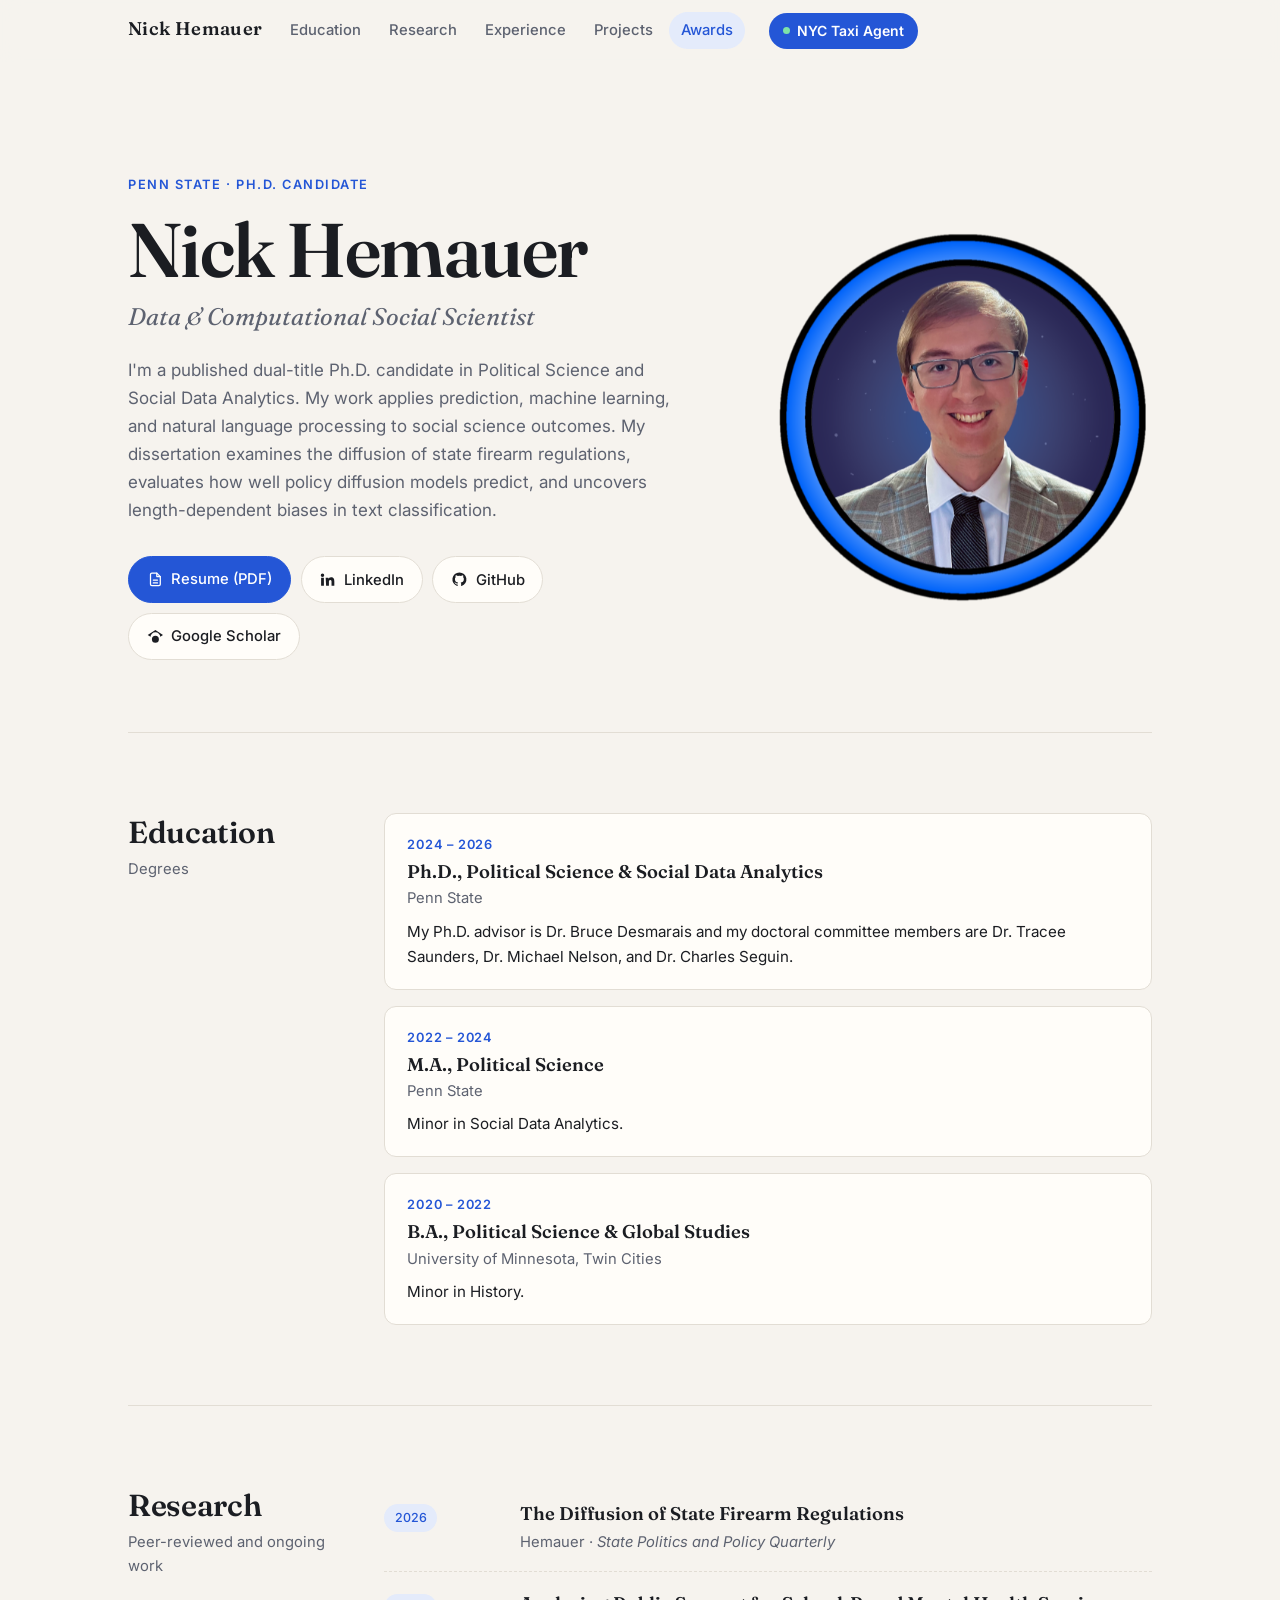
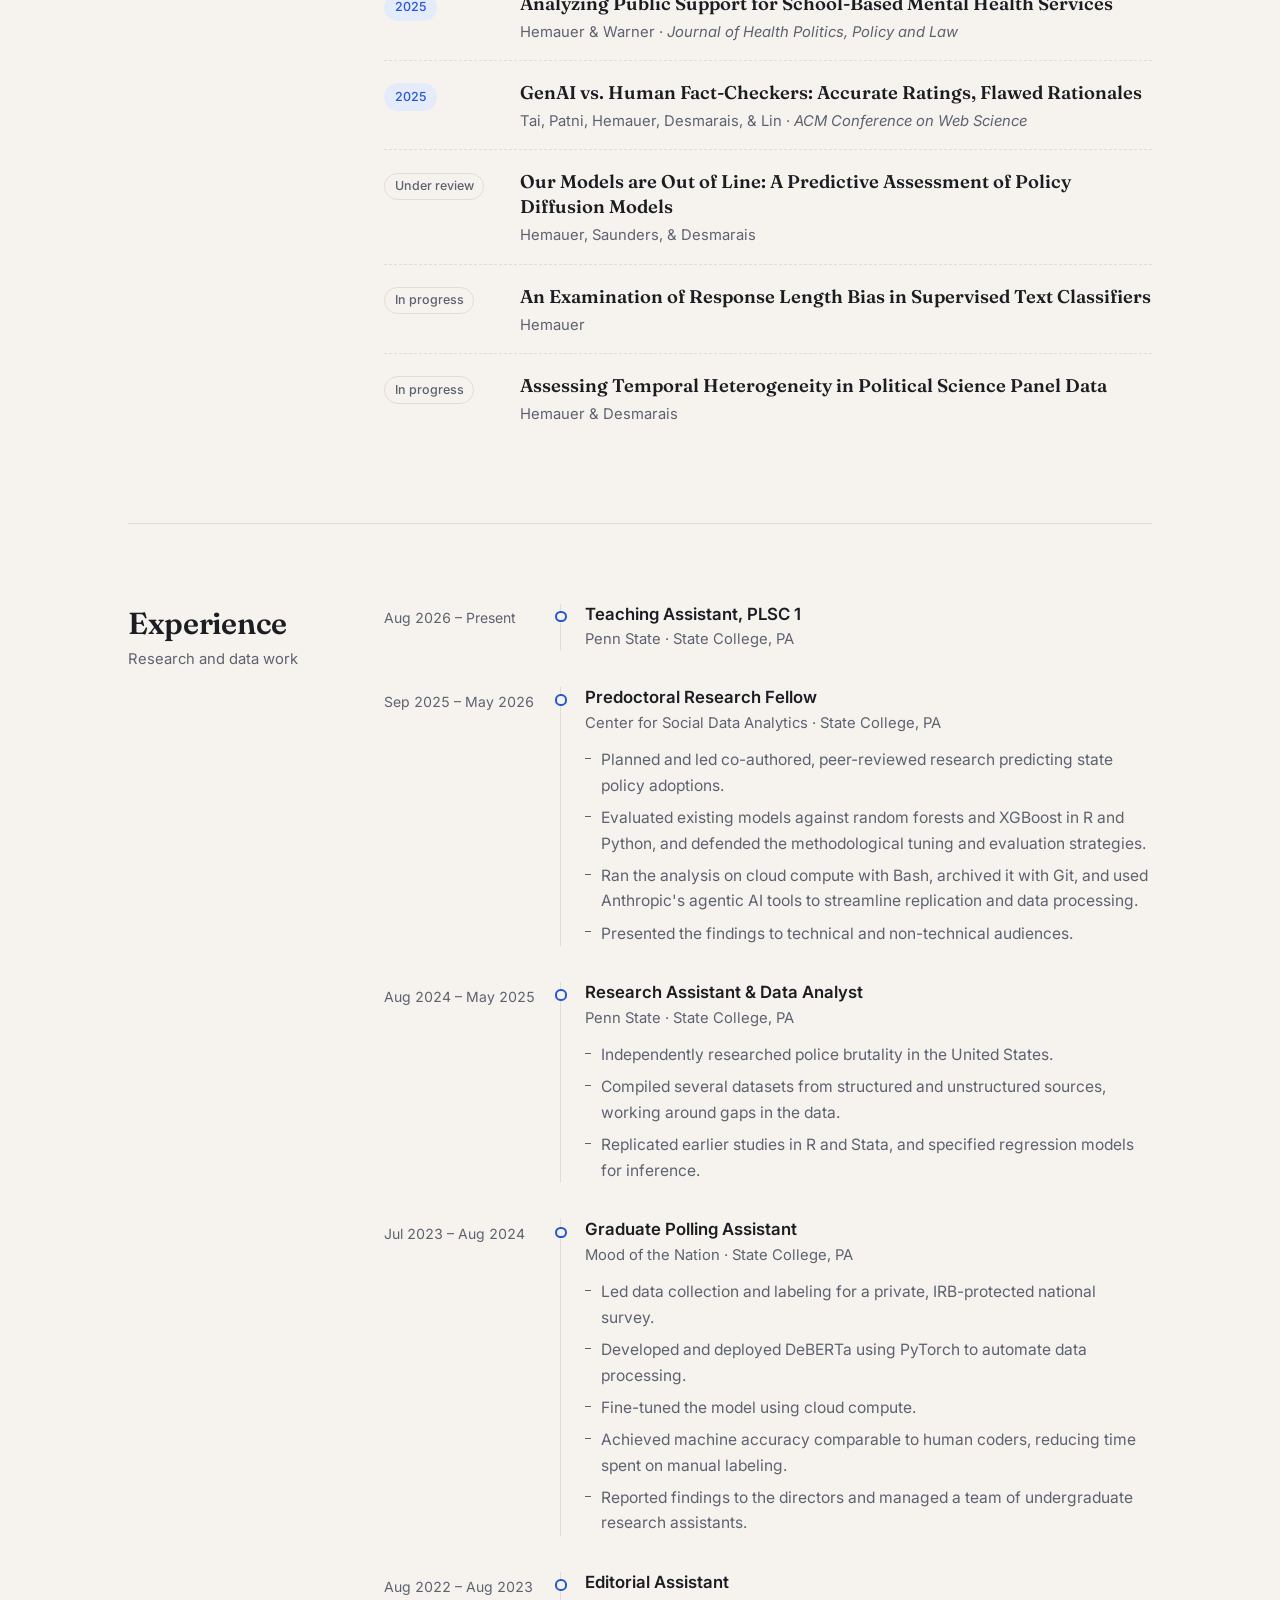
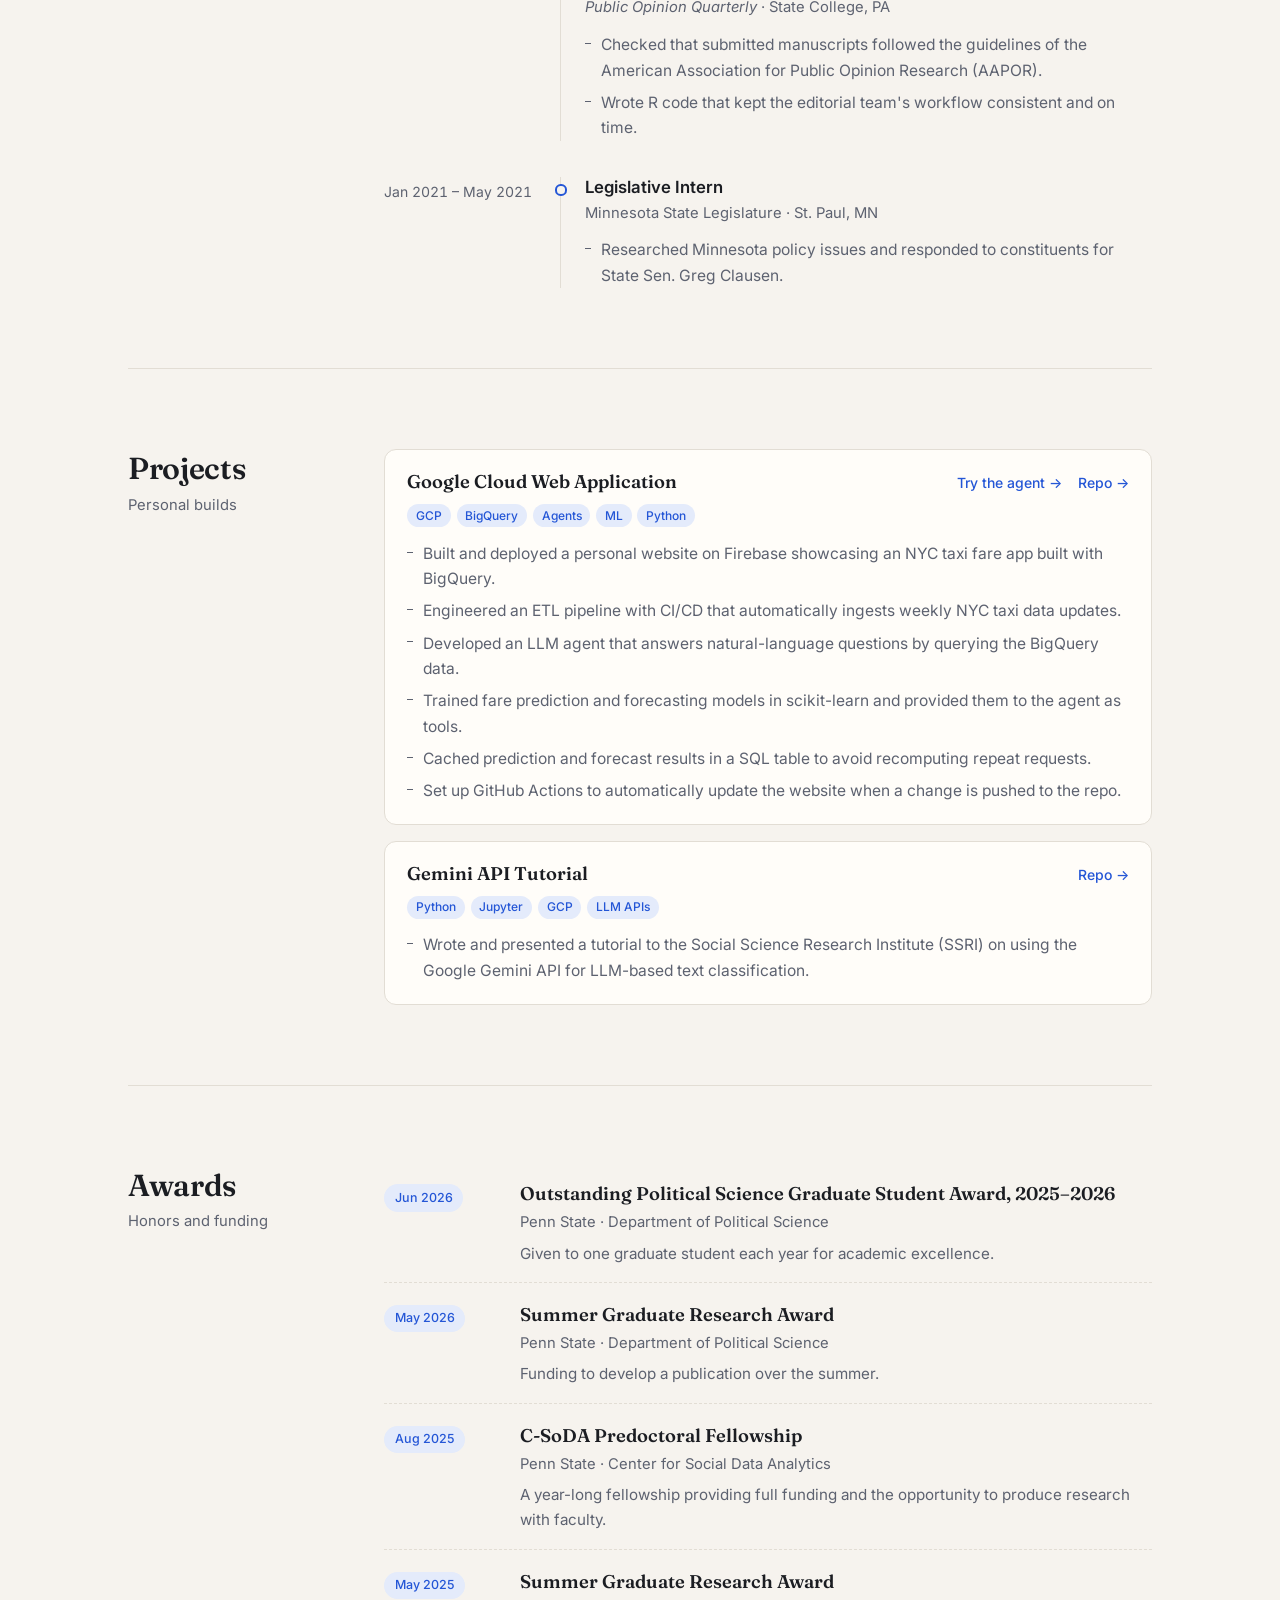
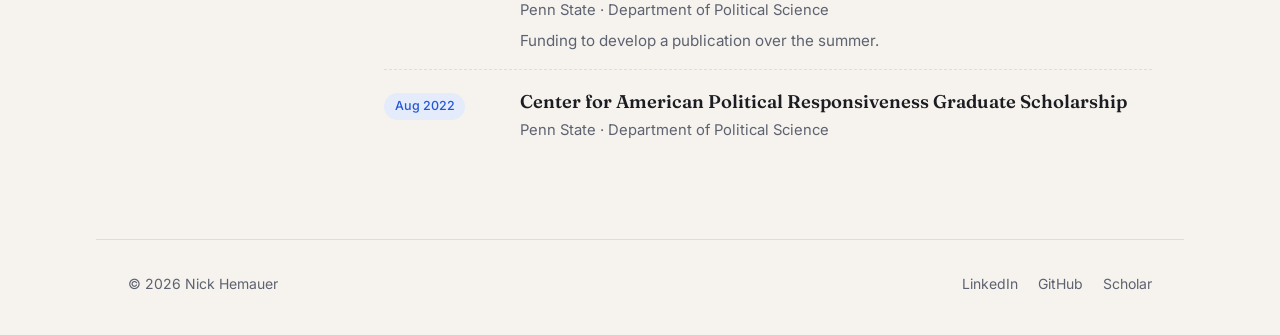
<file: index.html>
<!doctype html>
<html lang="en">
<head>
  <meta charset="utf-8">
  <meta name="viewport" content="width=device-width, initial-scale=1">
  <title>Nick Hemauer</title>
  <meta name="description" content="Nick Hemauer is a Ph.D. candidate in Political Science and Social Data Analytics at Penn State, working on machine learning, NLP, and prediction in the social sciences.">
  <meta property="og:title" content="Nick Hemauer">
  <meta property="og:description" content="Ph.D. candidate in Political Science and Social Data Analytics at Penn State.">
  <meta property="og:image" content="assets/bluenick.png">
  <meta name="theme-color" content="#f6f3ee">

  <link rel="icon" href="assets/favicon.ico" sizes="any">
  <link rel="icon" type="image/png" sizes="32x32" href="assets/favicon-32x32.png">
  <link rel="icon" type="image/png" sizes="16x16" href="assets/favicon-16x16.png">
  <link rel="apple-touch-icon" href="assets/apple-touch-icon.png">
  <link rel="manifest" href="site.webmanifest">

  <link rel="preconnect" href="https://fonts.googleapis.com">
  <link rel="preconnect" href="https://fonts.gstatic.com" crossorigin>
  <link rel="stylesheet" href="https://fonts.googleapis.com/css2?family=Fraunces:opsz,wght@9..144,400;9..144,600&family=Inter:wght@400;500;600&display=swap">
  <link rel="stylesheet" href="style.css">

  <!-- Hides the page until its fonts load (1.2s at most), then fades it in,
       so it doesn't jump when the fonts swap in. -->
  <script>
    (function () {
      var root = document.documentElement;
      root.classList.add("js", "loading");
      var show = function () { root.classList.remove("loading"); };
      setTimeout(show, 1200);
      if (document.fonts && document.fonts.load) {
        Promise.all([
          document.fonts.load("600 1em Fraunces"),
          document.fonts.load("italic 400 1em Fraunces"),
          document.fonts.load("400 1em Inter"),
          document.fonts.load("600 1em Inter")
        ]).then(show, show);
      }
    })();
  </script>
  <script defer src="script.js"></script>

  <!-- Google Analytics, same property as the old site -->
  <script async src="https://www.googletagmanager.com/gtag/js?id=G-KH5GQMP4RF"></script>
  <script>
    window.dataLayer = window.dataLayer || [];
    function gtag(){dataLayer.push(arguments);}
    gtag('js', new Date());
    gtag('config', 'G-KH5GQMP4RF');
  </script>
</head>
<body>
  <a class="skip" href="#main">Skip to content</a>

  <header class="topbar">
    <div class="topbar-inner">
      <a class="mark" href="#top">Nick Hemauer</a>
      <nav aria-label="Sections">
        <ul class="nav">
          <li><a href="#education">Education</a></li>
          <li><a href="#research">Research</a></li>
          <li><a href="#experience">Experience</a></li>
          <li><a href="#projects">Projects</a></li>
          <li><a href="#awards">Awards</a></li>
        </ul>
      </nav>
      <a class="demo-link" href="/taxi">
        <span class="demo-dot" aria-hidden="true"></span>NYC Taxi Agent
      </a>
    </div>
  </header>

  <main id="main">
    <!-- Intro -->
    <section class="hero" id="top">
      <div class="hero-text">
        <p class="eyebrow">Penn State &middot; Ph.D. Candidate</p>
        <h1>Nick Hemauer</h1>
        <p class="role">Data &amp; Computational Social Scientist</p>
        <p class="bio">
          I'm a published dual-title Ph.D. candidate in Political Science and Social Data
          Analytics. My work applies prediction, machine learning, and natural language
          processing to social science outcomes. My dissertation examines the diffusion
          of state firearm regulations, evaluates how well policy diffusion models predict,
          and uncovers length-dependent biases in text classification.
        </p>
        <ul class="links">
          <li>
            <a class="btn btn-primary" href="assets/Nick_Hemauer_Resume_Public.pdf" target="_blank" rel="noopener">
              <svg viewBox="0 0 24 24" aria-hidden="true"><path d="M14 3H7a2 2 0 0 0-2 2v14a2 2 0 0 0 2 2h10a2 2 0 0 0 2-2V8z"/><path d="M14 3v5h5M9 13h6M9 17h6"/></svg>
              Resume (PDF)
            </a>
          </li>
          <li>
            <a class="btn" href="https://www.linkedin.com/in/nick-hemauer/" target="_blank" rel="noopener">
              <svg viewBox="0 0 24 24" aria-hidden="true" class="filled"><path d="M4.98 3.5a2.5 2.5 0 1 1 0 5 2.5 2.5 0 0 1 0-5zM3 9.5h4V21H3zM9.5 9.5h3.8v1.6h.06c.53-1 1.83-2.06 3.77-2.06 4.03 0 4.77 2.65 4.77 6.1V21h-4v-5.2c0-1.24-.02-2.84-1.73-2.84-1.73 0-2 1.35-2 2.75V21h-4z"/></svg>
              LinkedIn
            </a>
          </li>
          <li>
            <a class="btn" href="https://github.com/nhemauer" target="_blank" rel="noopener">
              <svg viewBox="0 0 24 24" aria-hidden="true" class="filled"><path d="M12 2a10 10 0 0 0-3.16 19.49c.5.09.68-.22.68-.48v-1.7c-2.78.6-3.37-1.34-3.37-1.34-.45-1.16-1.11-1.47-1.11-1.47-.91-.62.07-.6.07-.6 1 .07 1.53 1.03 1.53 1.03.9 1.52 2.34 1.08 2.91.83.09-.65.35-1.08.63-1.33-2.22-.25-4.55-1.11-4.55-4.94 0-1.09.39-1.98 1.03-2.68-.1-.25-.45-1.27.1-2.65 0 0 .84-.27 2.75 1.02a9.58 9.58 0 0 1 5 0c1.91-1.29 2.75-1.02 2.75-1.02.55 1.38.2 2.4.1 2.65.64.7 1.03 1.59 1.03 2.68 0 3.84-2.34 4.68-4.57 4.93.36.31.68.92.68 1.85v2.74c0 .27.18.58.69.48A10 10 0 0 0 12 2z"/></svg>
              GitHub
            </a>
          </li>
          <li>
            <a class="btn" href="https://scholar.google.com/citations?user=KtiGRW8AAAAJ&amp;hl=en" target="_blank" rel="noopener">
              <svg viewBox="0 0 24 24" aria-hidden="true" class="filled"><path d="M12 3 1 10l4 2.55V13a7 7 0 0 1 14 0v-.45L23 10zm0 8a5 5 0 1 0 0 10 5 5 0 0 0 0-10z"/></svg>
              Google Scholar
            </a>
          </li>
        </ul>
      </div>
      <figure class="portrait">
        <img src="assets/bluenick.png" width="1000" height="1000" alt="Portrait of Nick Hemauer">
      </figure>
    </section>

    <!-- Education -->
    <section class="section reveal" id="education">
      <header class="section-head">
        <h2>Education</h2>
        <p>Degrees</p>
      </header>
      <div class="degrees">
        <article class="degree">
          <p class="degree-when">2024 – 2026</p>
          <h3>Ph.D., Political Science &amp; Social Data Analytics</h3>
          <p class="meta">Penn State</p>
          <p>My Ph.D. advisor is Dr. Bruce Desmarais and my doctoral committee members are Dr. Tracee Saunders, Dr. Michael Nelson, and Dr. Charles Seguin.</p>
        </article>
        <article class="degree">
          <p class="degree-when">2022 – 2024</p>
          <h3>M.A., Political Science</h3>
          <p class="meta">Penn State</p>
          <p>Minor in Social Data Analytics.</p>
        </article>
        <article class="degree">
          <p class="degree-when">2020 – 2022</p>
          <h3>B.A., Political Science &amp; Global Studies</h3>
          <p class="meta">University of Minnesota, Twin Cities</p>
          <p>Minor in History.</p>
        </article>
      </div>
    </section>

    <!-- Research -->
    <section class="section reveal" id="research">
      <header class="section-head">
        <h2>Research</h2>
        <p>Peer-reviewed and ongoing work</p>
      </header>
      <ol class="pubs">
        <li class="pub">
          <span class="pub-status published">2026</span>
          <div>
            <h3>The Diffusion of State Firearm Regulations</h3>
            <p class="meta">Hemauer &middot; <em>State Politics and Policy Quarterly</em></p>
          </div>
        </li>
        <li class="pub">
          <span class="pub-status published">2025</span>
          <div>
            <h3>Analyzing Public Support for School-Based Mental Health Services</h3>
            <p class="meta">Hemauer &amp; Warner &middot; <em>Journal of Health Politics, Policy and Law</em></p>
          </div>
        </li>
        <li class="pub">
          <span class="pub-status published">2025</span>
          <div>
            <h3>GenAI vs. Human Fact-Checkers: Accurate Ratings, Flawed Rationales</h3>
            <p class="meta">Tai, Patni, Hemauer, Desmarais, &amp; Lin &middot; <em>ACM Conference on Web Science</em></p>
          </div>
        </li>
        <li class="pub">
          <span class="pub-status">Under review</span>
          <div>
            <h3>Our Models are Out of Line: A Predictive Assessment of Policy Diffusion Models</h3>
            <p class="meta">Hemauer, Saunders, &amp; Desmarais</p>
          </div>
        </li>
        <li class="pub">
          <span class="pub-status">In progress</span>
          <div>
            <h3>An Examination of Response Length Bias in Supervised Text Classifiers</h3>
            <p class="meta">Hemauer</p>
          </div>
        </li>
        <li class="pub">
          <span class="pub-status">In progress</span>
          <div>
            <h3>Assessing Temporal Heterogeneity in Political Science Panel Data</h3>
            <p class="meta">Hemauer &amp; Desmarais</p>
          </div>
        </li>
      </ol>
    </section>

    <!-- Experience -->
    <section class="section reveal" id="experience">
      <header class="section-head">
        <h2>Experience</h2>
        <p>Research and data work</p>
      </header>
      <ol class="timeline">
        <li class="job">
          <div class="job-when">Aug 2026 – Present</div>
          <div class="job-body">
            <h3>Teaching Assistant, PLSC 1</h3>
            <p class="meta">Penn State &middot; State College, PA</p>
          </div>
        </li>
        <li class="job">
          <div class="job-when">Sep 2025 – May 2026</div>
          <div class="job-body">
            <h3>Predoctoral Research Fellow</h3>
            <p class="meta">Center for Social Data Analytics &middot; State College, PA</p>
            <ul>
              <li>Planned and led co-authored, peer-reviewed research predicting state policy adoptions.</li>
              <li>Evaluated existing models against random forests and XGBoost in R and Python, and defended the methodological tuning and evaluation strategies.</li>
              <li>Ran the analysis on cloud compute with Bash, archived it with Git, and used Anthropic's agentic AI tools to streamline replication and data processing.</li>
              <li>Presented the findings to technical and non-technical audiences.</li>
            </ul>
          </div>
        </li>
        <li class="job">
          <div class="job-when">Aug 2024 – May 2025</div>
          <div class="job-body">
            <h3>Research Assistant &amp; Data Analyst</h3>
            <p class="meta">Penn State &middot; State College, PA</p>
            <ul>
              <li>Independently researched police brutality in the United States.</li>
              <li>Compiled several datasets from structured and unstructured sources, working around gaps in the data.</li>
              <li>Replicated earlier studies in R and Stata, and specified regression models for inference.</li>
            </ul>
          </div>
        </li>
        <li class="job">
          <div class="job-when">Jul 2023 – Aug 2024</div>
          <div class="job-body">
            <h3>Graduate Polling Assistant</h3>
            <p class="meta">Mood of the Nation &middot; State College, PA</p>
            <ul>
              <li>Led data collection and labeling for a private, IRB-protected national survey.</li>
              <li>Developed and deployed DeBERTa using PyTorch to automate data processing.</li>
              <li>Fine-tuned the model using cloud compute.</li>
              <li>Achieved machine accuracy comparable to human coders, reducing time spent on manual labeling.</li>
              <li>Reported findings to the directors and managed a team of undergraduate research assistants.</li>
            </ul>
          </div>
        </li>
        <li class="job">
          <div class="job-when">Aug 2022 – Aug 2023</div>
          <div class="job-body">
            <h3>Editorial Assistant</h3>
            <p class="meta"><em>Public Opinion Quarterly</em> &middot; State College, PA</p>
            <ul>
              <li>Checked that submitted manuscripts followed the guidelines of the American Association for Public Opinion Research (AAPOR).</li>
              <li>Wrote R code that kept the editorial team's workflow consistent and on time.</li>
            </ul>
          </div>
        </li>
        <li class="job">
          <div class="job-when">Jan 2021 – May 2021</div>
          <div class="job-body">
            <h3>Legislative Intern</h3>
            <p class="meta">Minnesota State Legislature &middot; St. Paul, MN</p>
            <ul>
              <li>Researched Minnesota policy issues and responded to constituents for State Sen. Greg Clausen.</li>
            </ul>
          </div>
        </li>
      </ol>
    </section>

    <!-- Projects -->
    <section class="section reveal" id="projects">
      <header class="section-head">
        <h2>Projects</h2>
        <p>Personal builds</p>
      </header>
      <div class="projects">
        <article class="project">
          <div class="project-head">
            <h3>Google Cloud Web Application</h3>
            <span class="project-links">
              <a class="project-link" href="/taxi">Try the agent &rarr;</a>
              <a class="project-link" href="https://github.com/nhemauer/NYC-Traffic-Analysis" target="_blank" rel="noopener">Repo &rarr;</a>
            </span>
          </div>
          <ul class="tags" aria-label="Tools">
            <li>GCP</li><li>BigQuery</li><li>Agents</li><li>ML</li><li>Python</li>
          </ul>
          <ul class="project-points">
            <li>Built and deployed a personal website on Firebase showcasing an NYC taxi fare app built with BigQuery.</li>
            <li>Engineered an ETL pipeline with CI/CD that automatically ingests weekly NYC taxi data updates.</li>
            <li>Developed an LLM agent that answers natural-language questions by querying the BigQuery data.</li>
            <li>Trained fare prediction and forecasting models in scikit-learn and provided them to the agent as tools.</li>
            <li>Cached prediction and forecast results in a SQL table to avoid recomputing repeat requests.</li>
            <li>Set up GitHub Actions to automatically update the website when a change is pushed to the repo.</li>
          </ul>
        </article>
        <article class="project">
          <div class="project-head">
            <h3>Gemini API Tutorial</h3>
            <a class="project-link" href="https://github.com/nhemauer/Gemini_API_Tutorial" target="_blank" rel="noopener">Repo &rarr;</a>
          </div>
          <ul class="tags" aria-label="Tools">
            <li>Python</li><li>Jupyter</li><li>GCP</li><li>LLM APIs</li>
          </ul>
          <ul class="project-points">
            <li>Wrote and presented a tutorial to the Social Science Research Institute (SSRI) on using the Google Gemini API for LLM-based text classification.</li>
          </ul>
        </article>
      </div>
    </section>

    <!-- Awards -->
    <section class="section reveal" id="awards">
      <header class="section-head">
        <h2>Awards</h2>
        <p>Honors and funding</p>
      </header>
      <ol class="pubs">
        <li class="pub">
          <span class="pub-status published">Jun 2026</span>
          <div>
            <h3>Outstanding Political Science Graduate Student Award, 2025–2026</h3>
            <p class="meta">Penn State &middot; Department of Political Science</p>
            <p class="award-note">Given to one graduate student each year for academic excellence.</p>
          </div>
        </li>
        <li class="pub">
          <span class="pub-status published">May 2026</span>
          <div>
            <h3>Summer Graduate Research Award</h3>
            <p class="meta">Penn State &middot; Department of Political Science</p>
            <p class="award-note">Funding to develop a publication over the summer.</p>
          </div>
        </li>
        <li class="pub">
          <span class="pub-status published">Aug 2025</span>
          <div>
            <h3>C-SoDA Predoctoral Fellowship</h3>
            <p class="meta">Penn State &middot; Center for Social Data Analytics</p>
            <p class="award-note">A year-long fellowship providing full funding and the opportunity to produce research with faculty.</p>
          </div>
        </li>
        <li class="pub">
          <span class="pub-status published">May 2025</span>
          <div>
            <h3>Summer Graduate Research Award</h3>
            <p class="meta">Penn State &middot; Department of Political Science</p>
            <p class="award-note">Funding to develop a publication over the summer.</p>
          </div>
        </li>
        <li class="pub">
          <span class="pub-status published">Aug 2022</span>
          <div>
            <h3>Center for American Political Responsiveness Graduate Scholarship</h3>
            <p class="meta">Penn State &middot; Department of Political Science</p>
          </div>
        </li>
      </ol>
    </section>

  </main>

  <footer class="footer">
    <p>&copy; <span id="year">2026</span> Nick Hemauer</p>
    <ul class="footer-links">
      <li><a href="https://www.linkedin.com/in/nick-hemauer/" target="_blank" rel="noopener">LinkedIn</a></li>
      <li><a href="https://github.com/nhemauer" target="_blank" rel="noopener">GitHub</a></li>
      <li><a href="https://scholar.google.com/citations?user=KtiGRW8AAAAJ&amp;hl=en" target="_blank" rel="noopener">Scholar</a></li>
    </ul>
  </footer>
</body>
</html>
</file>
<file: style.css>
/* ---------- Theme tokens ---------- */
:root {
  --bg: #f6f3ee;
  --surface: #fffdf9;
  --ink: #1b1d22;
  --muted: #5d6270;
  --line: #e2ddd4;
  --accent: #2456d6;
  --accent-ink: #ffffff;
  --accent-soft: #e4ebfb;
  --shadow: 0 1px 2px rgb(20 20 30 / 0.05), 0 8px 24px rgb(20 20 30 / 0.06);

  --serif: "Fraunces", Georgia, "Times New Roman", serif;
  --sans: "Inter", system-ui, -apple-system, "Segoe UI", Roboto, sans-serif;
  --max: 68rem;
  --gutter: clamp(1rem, 4vw, 2rem);
  color-scheme: light;
}

/* ---------- Base ---------- */
*, *::before, *::after { box-sizing: border-box; }

html { scroll-behavior: smooth; scroll-padding-top: 5rem; }

body {
  margin: 0;
  background: var(--bg);
  color: var(--ink);
  font: 400 1.0625rem/1.65 var(--sans);
  -webkit-font-smoothing: antialiased;
}

h1, h2, h3 { margin: 0; line-height: 1.2; }
p { margin: 0; }
a { color: var(--accent); text-underline-offset: 0.2em; }
img { max-width: 100%; display: block; }
ul, ol { margin: 0; padding: 0; list-style: none; }

:focus-visible { outline: 2px solid var(--accent); outline-offset: 3px; border-radius: 4px; }

.skip {
  position: absolute; left: 1rem; top: -3rem;
  background: var(--accent); color: var(--accent-ink);
  padding: 0.5rem 1rem; border-radius: 6px; z-index: 20;
}
.skip:focus { top: 1rem; }

main, .topbar-inner, .footer {
  max-width: var(--max);
  margin-inline: auto;
  padding-inline: var(--gutter);
}

/* ---------- Top bar ---------- */
.topbar {
  position: sticky;
  top: 0;
  z-index: 10;
  background: color-mix(in srgb, var(--bg) 82%, transparent);
  backdrop-filter: blur(10px);
  -webkit-backdrop-filter: blur(10px);
  border-bottom: 1px solid transparent;
  transition: border-color 0.2s;
}
.topbar.scrolled { border-bottom-color: var(--line); }

.topbar-inner {
  display: flex;
  align-items: baseline; /* name and tabs sit on the same text line */
  gap: 1rem;
  padding-block: 0.75rem;
}

.mark {
  font: 600 1.15rem/1.2 var(--serif);
  color: var(--ink);
  text-decoration: none;
  letter-spacing: 0.02em;
}

.nav { display: flex; gap: 0.25rem; margin-left: auto; }
.nav a {
  display: block;
  padding: 0.4rem 0.75rem;
  border-radius: 999px;
  color: var(--muted);
  font-size: 0.925rem;
  font-weight: 500;
  text-decoration: none;
  transition: color 0.15s, background-color 0.15s;
}
.nav a:hover { color: var(--ink); }
.nav a.active { color: var(--accent); background: var(--accent-soft); }

/* ---------- Hero ---------- */
.hero {
  display: grid;
  grid-template-columns: minmax(0, 1.5fr) minmax(0, 1fr);
  align-items: center;
  gap: clamp(2rem, 6vw, 5rem);
  padding-block: clamp(3rem, 9vw, 7rem) clamp(2.5rem, 6vw, 4.5rem);
  border-bottom: 1px solid var(--line);
}

.eyebrow {
  color: var(--accent);
  font-size: 0.8rem;
  font-weight: 600;
  letter-spacing: 0.12em;
  text-transform: uppercase;
  margin-bottom: 1rem;
}

.hero h1 {
  font: 600 clamp(2.75rem, 7vw, 4.75rem)/1.02 var(--serif);
  letter-spacing: -0.02em;
}

.role {
  font: 400 clamp(1.2rem, 2.4vw, 1.5rem)/1.3 var(--serif);
  font-style: italic;
  color: var(--muted);
  margin-top: 0.75rem;
}

.bio {
  max-width: 36rem;
  margin-top: 1.5rem;
  color: var(--muted);
}

.links {
  display: flex;
  flex-wrap: wrap;
  gap: 0.6rem;
  margin-top: 2rem;
}

.btn {
  display: inline-flex;
  align-items: center;
  gap: 0.5rem;
  padding: 0.65rem 1.1rem;
  border: 1px solid var(--line);
  border-radius: 999px;
  background: var(--surface);
  color: var(--ink);
  font-size: 0.925rem;
  font-weight: 500;
  text-decoration: none;
  transition: transform 0.15s, border-color 0.15s, box-shadow 0.15s;
}
.btn:hover { transform: translateY(-1px); border-color: var(--accent); box-shadow: var(--shadow); }
.btn svg {
  width: 1.05rem; height: 1.05rem; flex: none;
  fill: none; stroke: currentColor; stroke-width: 1.8; stroke-linecap: round; stroke-linejoin: round;
}
.btn svg.filled { fill: currentColor; stroke: none; }
.btn-primary { background: var(--accent); border-color: var(--accent); color: var(--accent-ink); }

.portrait { margin: 0; justify-self: center; width: min(100%, 24rem); }
.portrait img { width: 100%; height: auto; }

/* ---------- Sections ---------- */
.section {
  display: grid;
  grid-template-columns: 14rem minmax(0, 1fr);
  gap: 2rem;
  padding-block: clamp(3rem, 7vw, 5rem);
  border-bottom: 1px solid var(--line);
}
.section:last-child { border-bottom: 0; }

.section-head h2 { font: 600 1.9rem var(--serif); letter-spacing: -0.01em; }
.section-head p { color: var(--muted); font-size: 0.925rem; margin-top: 0.35rem; }
@media (min-width: 761px) {
  .section-head { position: sticky; top: 6rem; align-self: start; }
}

h3 { font-size: 1.05rem; font-weight: 600; }
.meta { color: var(--muted); font-size: 0.925rem; margin-top: 0.2rem; }

/* Publications */
.pubs { display: grid; gap: 0.25rem; }
.pub {
  display: grid;
  grid-template-columns: 7.5rem minmax(0, 1fr);
  gap: 1rem;
  padding: 1rem 0;
  border-bottom: 1px dashed var(--line);
}
.pub:last-child { border-bottom: 0; }
.pub h3 { font: 600 1.15rem/1.35 var(--serif); }
.pub-status {
  align-self: start;
  justify-self: start;
  padding: 0.15rem 0.6rem;
  border: 1px solid var(--line);
  border-radius: 999px;
  color: var(--muted);
  font-size: 0.78rem;
  font-weight: 500;
  white-space: nowrap;
  margin-top: 0.15rem;
}
.pub-status.published { background: var(--accent-soft); border-color: transparent; color: var(--accent); }

/* Experience timeline */
.timeline { position: relative; }
.job {
  display: grid;
  grid-template-columns: 9.5rem minmax(0, 1fr);
  gap: 1.5rem;
  padding-bottom: 2.25rem;
}
.job:last-child { padding-bottom: 0; }
.job-when { color: var(--muted); font-size: 0.875rem; font-variant-numeric: tabular-nums; padding-top: 0.15rem; }
.job-body {
  position: relative;
  padding-left: 1.5rem;
  border-left: 1px solid var(--line);
}
.job-body::before {
  content: "";
  position: absolute;
  left: -0.35rem; top: 0.45rem;
  width: 0.7rem; height: 0.7rem;
  border-radius: 50%;
  background: var(--bg);
  border: 2px solid var(--accent);
}
.job-body ul { margin-top: 0.75rem; display: grid; gap: 0.4rem; }
.job-body li {
  position: relative;
  padding-left: 1rem;
  color: var(--muted);
  font-size: 0.975rem;
}
.job-body li::before {
  content: "";
  position: absolute;
  left: 0; top: 0.7em;
  width: 0.35rem; height: 1px;
  background: var(--muted);
}

/* Education */
.degrees { display: grid; gap: 1rem; }
.degree {
  padding: 1.25rem 1.4rem;
  background: var(--surface);
  border: 1px solid var(--line);
  border-radius: 12px;
}
.degree-when { color: var(--accent); font-size: 0.8rem; font-weight: 600; letter-spacing: 0.06em; margin-bottom: 0.3rem; }
.degree h3 { font: 600 1.15rem var(--serif); }
.degree .meta + p { margin-top: 0.5rem; font-size: 0.95rem; }

/* Projects */
.projects { display: grid; gap: 1rem; }
.project {
  padding: 1.25rem 1.4rem;
  background: var(--surface);
  border: 1px solid var(--line);
  border-radius: 12px;
}
.project-head {
  display: flex;
  flex-wrap: wrap;
  align-items: baseline;
  justify-content: space-between;
  gap: 0.25rem 1rem;
}
.project h3 { font: 600 1.15rem var(--serif); }
.project-link { font-size: 0.875rem; font-weight: 500; text-decoration: none; white-space: nowrap; }
.project-link:hover { text-decoration: underline; }
.project-links { display: flex; flex-wrap: wrap; gap: 0.25rem 1rem; }
.tags { display: flex; flex-wrap: wrap; gap: 0.35rem; margin-top: 0.6rem; }
.tags li {
  padding: 0.1rem 0.55rem;
  border-radius: 999px;
  background: var(--accent-soft);
  color: var(--accent);
  font-size: 0.75rem;
  font-weight: 500;
}
.project-points { margin-top: 0.85rem; display: grid; gap: 0.4rem; }
.project-points li {
  position: relative;
  padding-left: 1rem;
  color: var(--muted);
  font-size: 0.975rem;
}
.project-points li::before {
  content: "";
  position: absolute;
  left: 0; top: 0.7em;
  width: 0.35rem; height: 1px;
  background: var(--muted);
}

/* Awards (reuse the publication list layout) */
.award-note { color: var(--muted); font-size: 0.95rem; margin-top: 0.4rem; }

/* ---------- Footer ---------- */
.footer {
  display: flex;
  flex-wrap: wrap;
  justify-content: space-between;
  gap: 1rem;
  padding-block: 2rem 2.5rem;
  border-top: 1px solid var(--line);
  color: var(--muted);
  font-size: 0.875rem;
}
.footer-links { display: flex; gap: 1.25rem; }
.footer-links a { color: var(--muted); text-decoration: none; }
.footer-links a:hover { color: var(--accent); }

/* ---------- Scroll reveal (only when JS is running) ---------- */
.js .reveal { opacity: 0; transform: translateY(16px); transition: opacity 0.6s ease, transform 0.6s ease; }
.js .reveal.visible { opacity: 1; transform: none; }

/* Page fade-in: hidden while fonts load, then fades in as the intro rises. */
body { transition: opacity 0.7s ease; }
html.loading body { opacity: 0; }

html:not(.loading) .hero-text > *,
html:not(.loading) .portrait { animation: rise 0.8s ease both; }
.hero-text > :nth-child(2) { animation-delay: 0.05s; }
.hero-text > :nth-child(3) { animation-delay: 0.1s; }
.hero-text > :nth-child(4) { animation-delay: 0.15s; }
.hero-text > :nth-child(5) { animation-delay: 0.2s; }
.portrait { animation-delay: 0.15s; }
@keyframes rise { from { opacity: 0; transform: translateY(12px); } }

@media (prefers-reduced-motion: reduce) {
  html { scroll-behavior: auto; }
  *, *::before, *::after { animation: none !important; transition: none !important; }
  .js .reveal { opacity: 1; transform: none; }
}

/* ---------- Narrow screens ---------- */
@media (max-width: 760px) {
  .nav { display: none; }

  .hero { grid-template-columns: 1fr; text-align: left; }
  .portrait { grid-row: 1; justify-self: start; width: 10rem; }

  .section { grid-template-columns: 1fr; gap: 1.5rem; }
  .pub { grid-template-columns: 1fr; gap: 0.4rem; }
  .job { grid-template-columns: 1fr; gap: 0.4rem; }
  .job-when { padding-left: 1.5rem; }
}

/* ---------- Taxi agent link in the top bar ---------- */
.demo-link {
  display: inline-flex;
  align-items: center;
  gap: 0.45rem;
  margin-left: auto;
  align-self: center;
  padding: 0.4rem 0.85rem;
  border-radius: 999px;
  background: var(--accent);
  color: var(--accent-ink);
  font-size: 0.875rem;
  font-weight: 600;
  text-decoration: none;
  white-space: nowrap;
  transition: transform 0.15s, box-shadow 0.15s;
}
.demo-link:hover { transform: translateY(-1px); box-shadow: var(--shadow); }
.nav + .demo-link, nav + .demo-link { margin-left: 0.5rem; }
/* A soft pulse marks it as live. */
.demo-dot {
  width: 0.45rem; height: 0.45rem; border-radius: 50%;
  background: #7ee2a8;
  box-shadow: 0 0 0 0 rgb(126 226 168 / 0.7);
  animation: pulse 2s ease-out infinite;
}
@keyframes pulse { to { box-shadow: 0 0 0 0.45rem rgb(126 226 168 / 0); } }
@media (max-width: 760px) { nav + .demo-link { margin-left: auto; } }
/* Mid widths: keep the name on one line and tighten the tabs to make room. */
.mark { white-space: nowrap; }
@media (min-width: 761px) and (max-width: 980px) {
  .nav a { padding-inline: 0.45rem; font-size: 0.875rem; }
  .demo-link { padding-inline: 0.7rem; }
}
</file>
